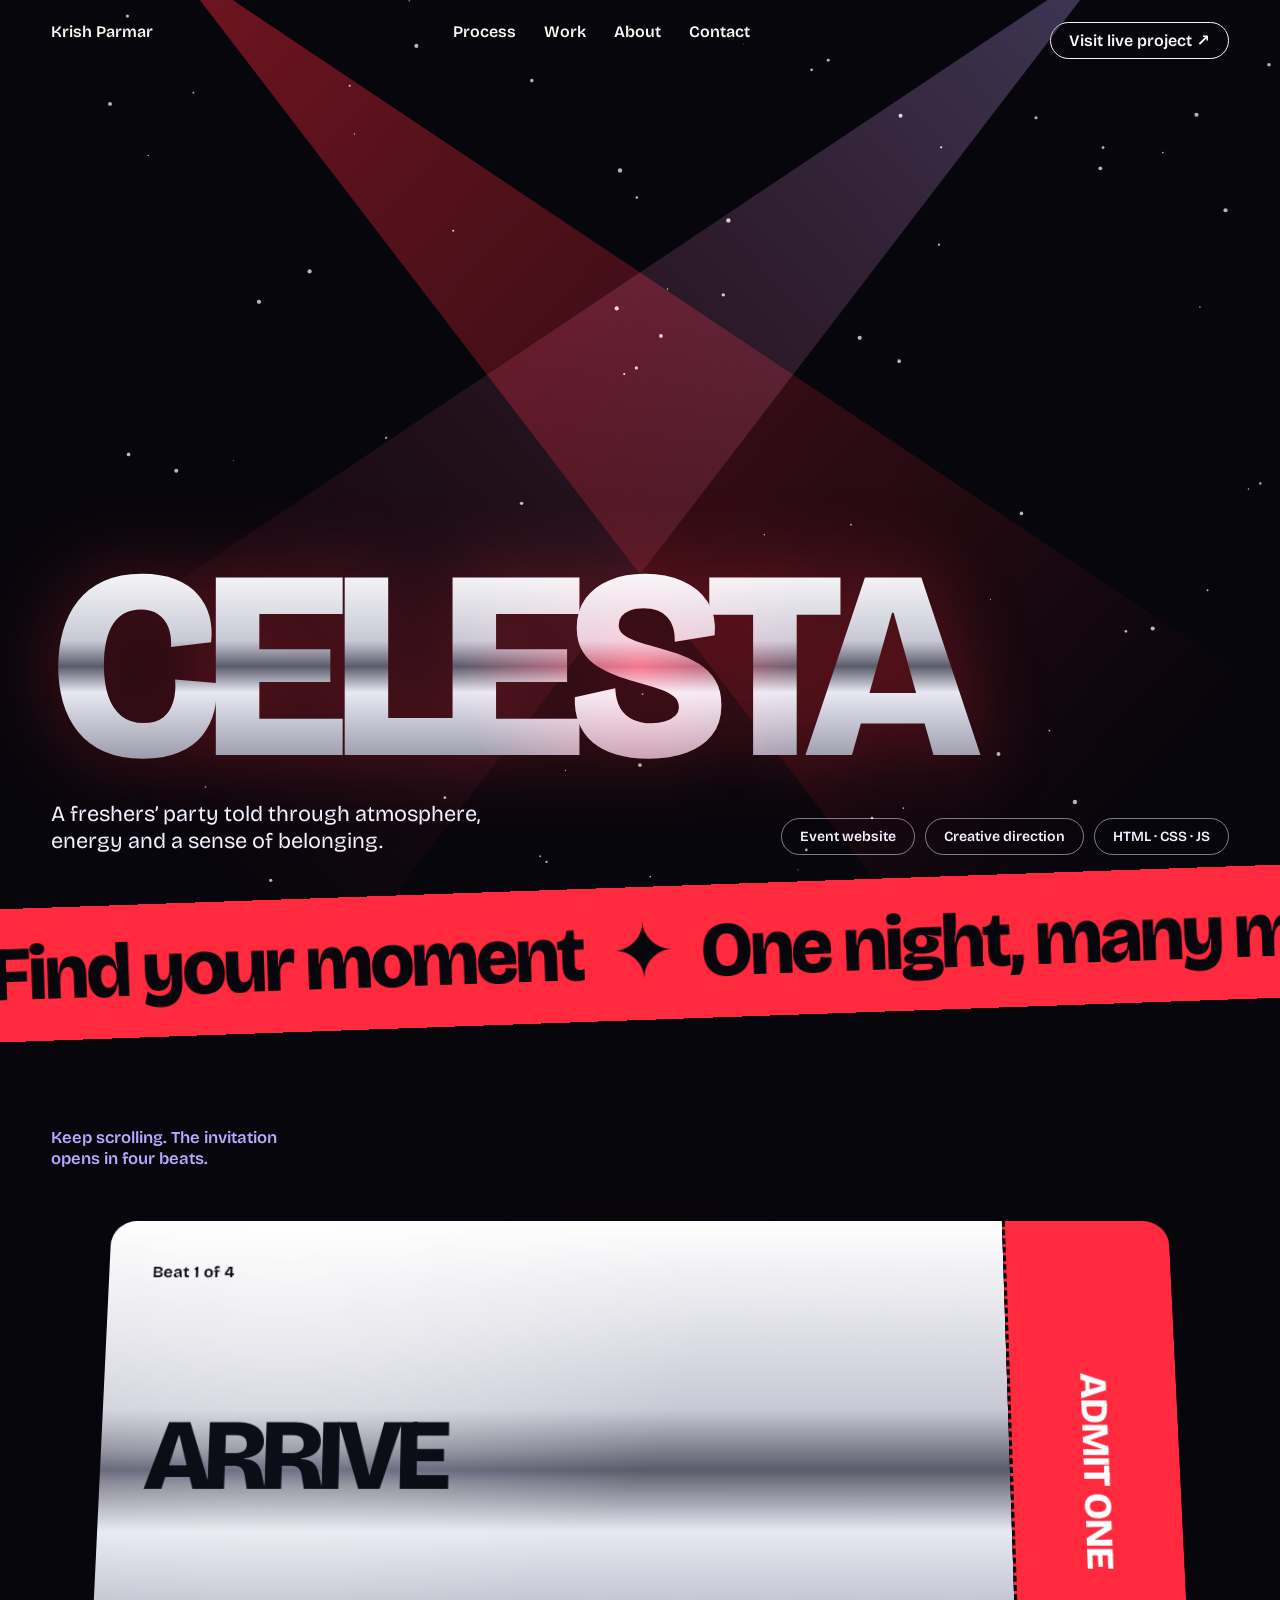
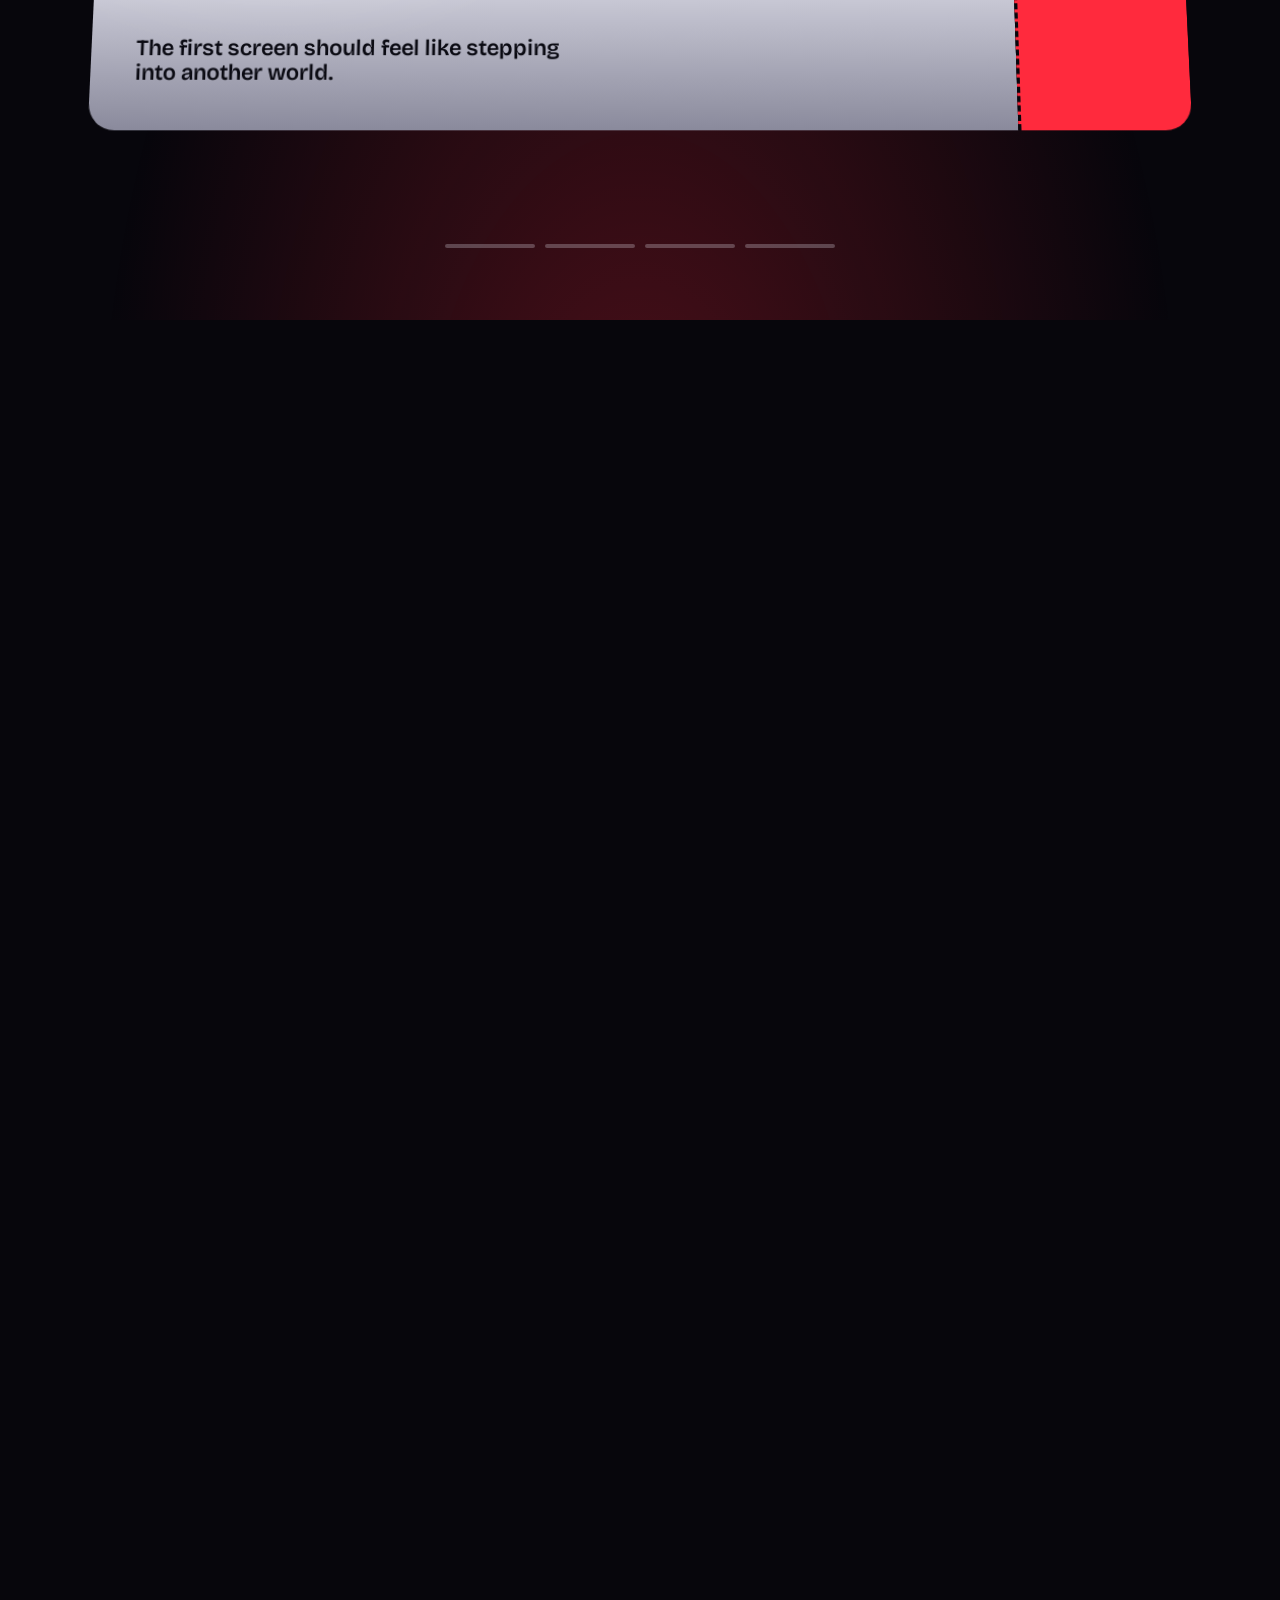
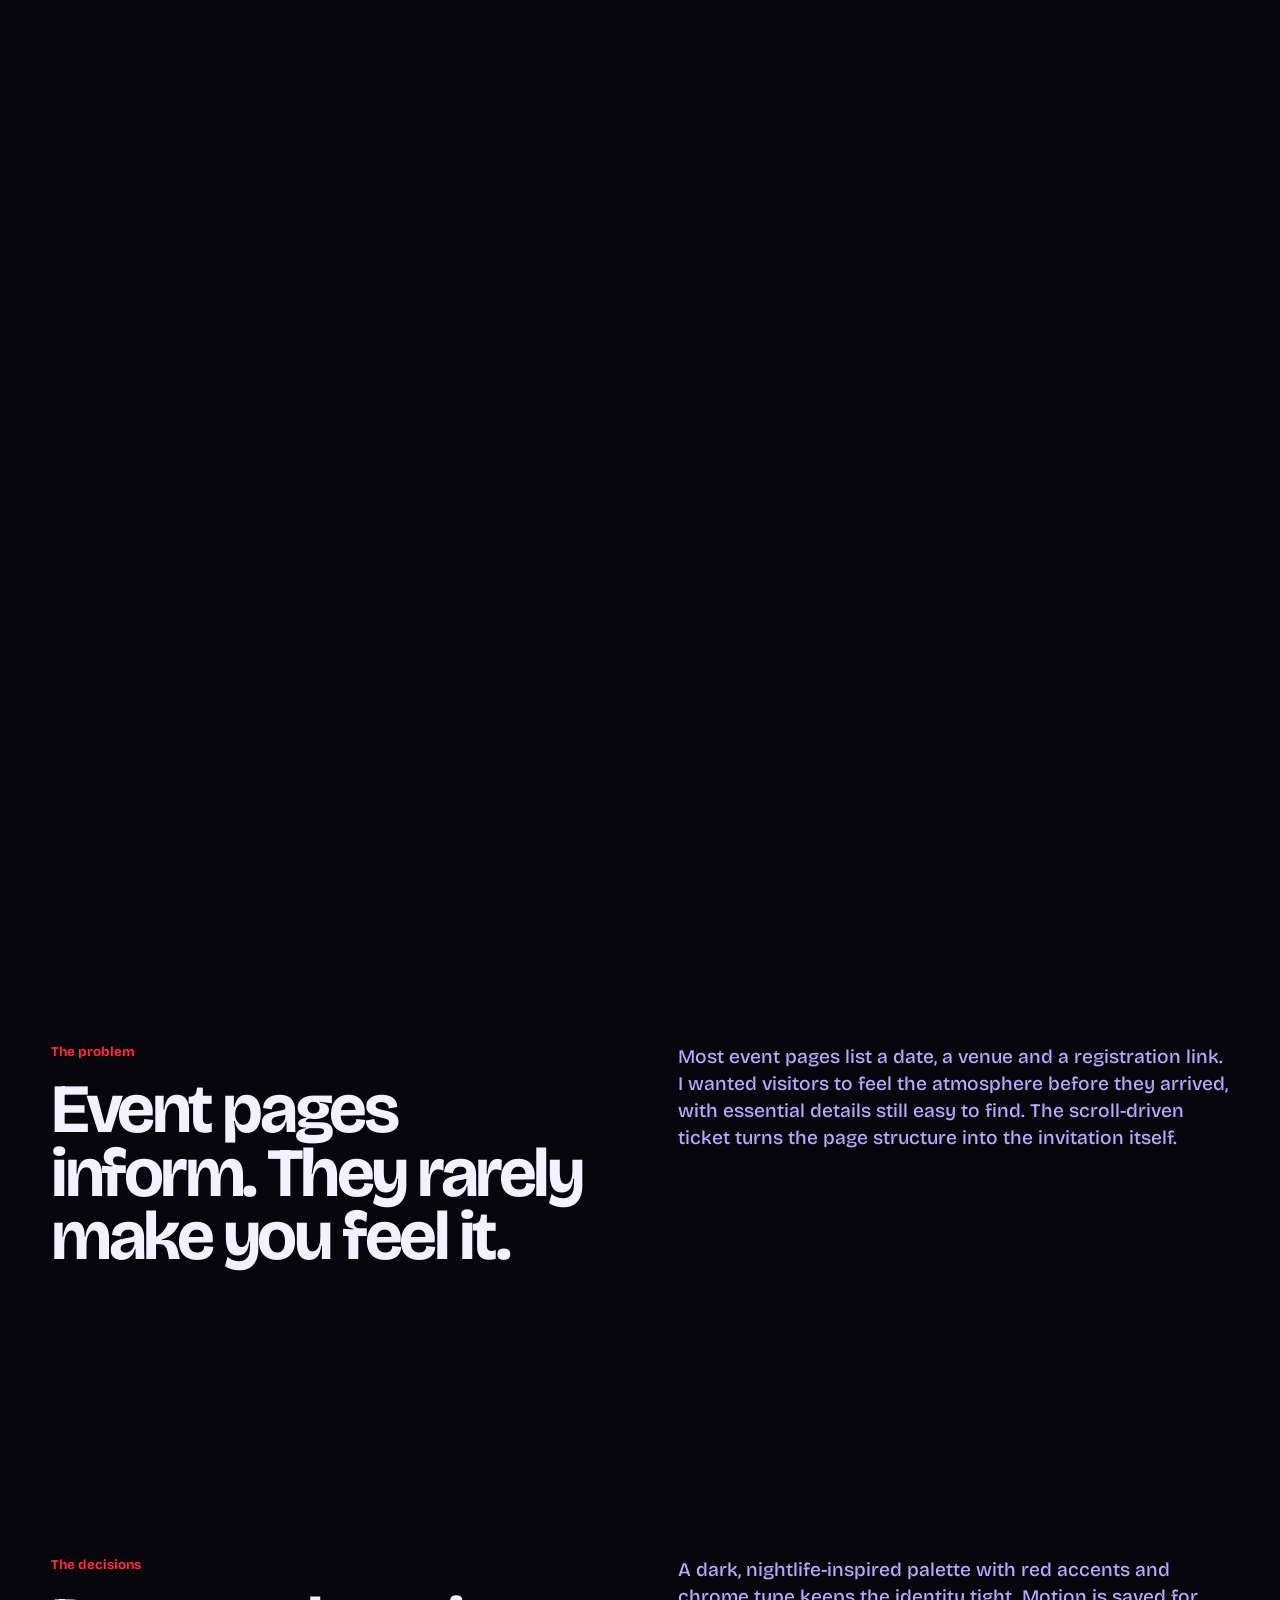
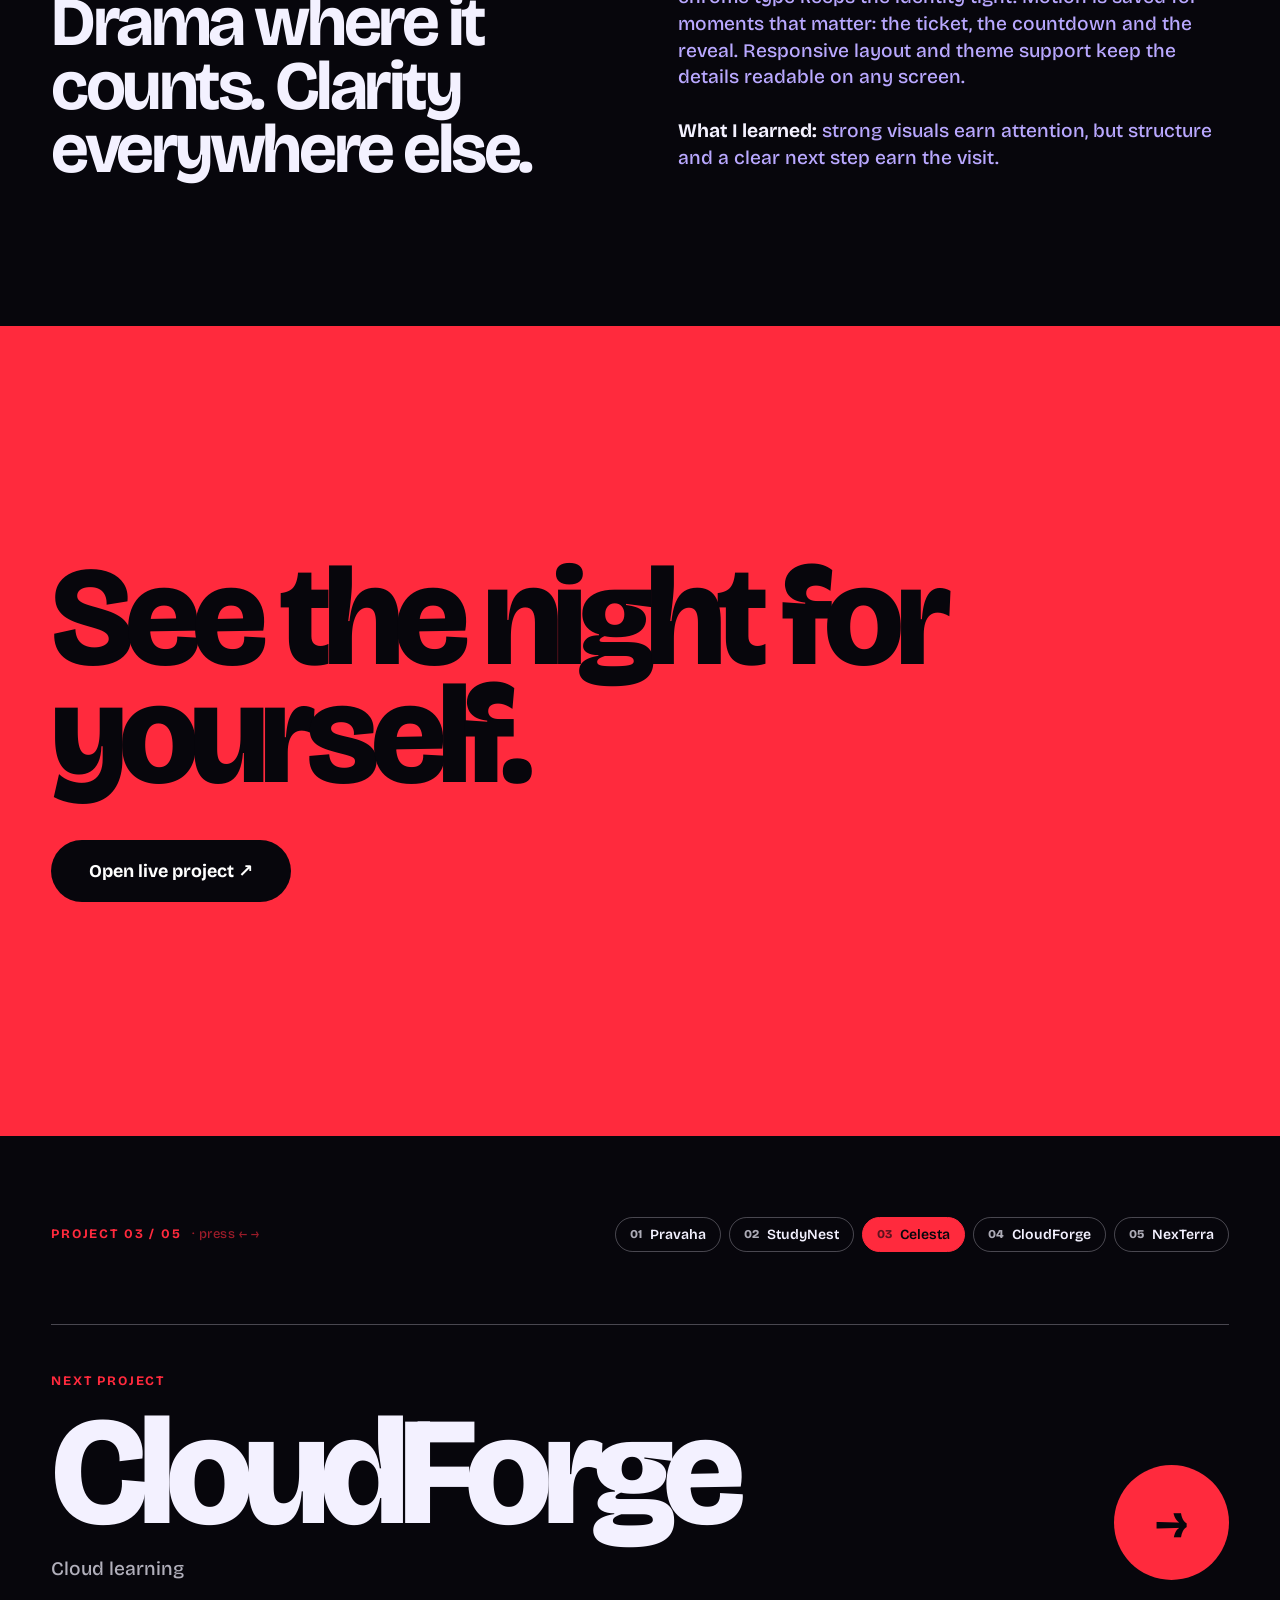
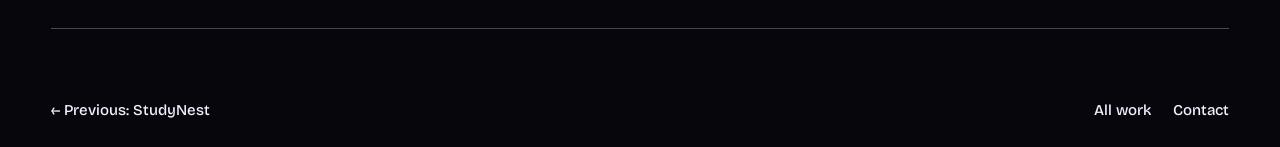
<file: celesta.html>
<!DOCTYPE html>
<html lang="en" data-cursor-theme="celesta">
<head>
<meta charset="UTF-8">
<meta name="viewport" content="width=device-width, initial-scale=1, viewport-fit=cover">
<title>Celesta — Case Study | Krish Parmar</title>
<link rel="preconnect" href="https://fonts.googleapis.com"><link rel="preconnect" href="https://fonts.gstatic.com" crossorigin>
<link href="https://fonts.googleapis.com/css2?family=Bricolage+Grotesque:opsz,wdth,wght@12..96,75..100,200..800&display=swap" rel="stylesheet">
<link rel="stylesheet" href="css/cursor.css">
<style>
:root{--bg:#07060c;--red:#ff2a3d;--ink:#f3f1ff;--lilac:#b9a8ff;--chrome:linear-gradient(180deg,#fff 0%,#c9c9d6 38%,#5b5b6b 50%,#e8e8f2 62%,#8a8a9c 100%)}
*,*::before,*::after{box-sizing:border-box;margin:0;padding:0}
html{scroll-padding-top:env(safe-area-inset-top,0px)}
body{background:var(--bg);color:var(--ink);font-family:'Bricolage Grotesque',system-ui,sans-serif;overflow-x:hidden;-webkit-font-smoothing:antialiased}
a{color:inherit;text-decoration:none}
nav{position:fixed;top:env(safe-area-inset-top,0px);left:0;right:0;display:flex;justify-content:space-between;padding:22px 4vw;z-index:50;font-weight:600;mix-blend-mode:difference;color:#fff}
nav div{display:flex;gap:28px}
nav a:focus-visible,.btn:focus-visible{outline:2px solid var(--red);outline-offset:4px}
.hero{position:relative;height:100svh;min-height:620px;display:flex;flex-direction:column;justify-content:flex-end;padding:0 4vw 5vh;overflow:hidden}
#fx{position:absolute;inset:0;width:100%;height:100%}
.hero h1{position:relative;font-size:clamp(70px,21vw,400px);line-height:.8;letter-spacing:-.06em;font-weight:800;text-transform:uppercase;background:var(--chrome);-webkit-background-clip:text;background-clip:text;color:transparent;filter:drop-shadow(0 0 40px rgba(255,42,61,.35))}
.hero h1::after{content:"Celesta";position:absolute;inset:0;background:radial-gradient(circle 260px at var(--mx,50%) var(--my,50%),rgba(255,42,61,.95),transparent 70%);-webkit-background-clip:text;background-clip:text;color:transparent;mix-blend-mode:screen;pointer-events:none;text-transform:uppercase}
.hero .meta{position:relative;display:flex;justify-content:space-between;align-items:flex-end;gap:24px;margin-top:3vh;flex-wrap:wrap}
.hero p{max-width:32ch;font-size:clamp(16px,1.7vw,26px);line-height:1.25}
.chips{display:flex;gap:10px;flex-wrap:wrap}
.chips span{border:1.5px solid rgba(243,241,255,.5);border-radius:99px;padding:9px 18px;font-weight:600;font-size:14px}
.mq{background:var(--red);color:#07060c;overflow:hidden;white-space:nowrap;padding:1.6vw 0;transform:rotate(-2deg);margin:-1vw -3vw 0;position:relative;z-index:3}
.mq div{display:inline-block;font-size:clamp(34px,6vw,96px);font-weight:800;letter-spacing:-.04em;animation:mq 26s linear infinite}
.mq span{margin:0 2.2vw}
@keyframes mq{to{transform:translateX(-50%)}}
/* ticket */
.tk{height:520vh;position:relative}
.stick{position:sticky;top:0;height:100svh;display:grid;place-items:center;overflow:hidden;perspective:1600px}
.stick::before{content:"";position:absolute;inset:0;background:radial-gradient(ellipse at 50% 120%,rgba(255,42,61,.28),transparent 60%)}
.hint{position:absolute;top:12vh;left:4vw;font-weight:600;color:var(--lilac);font-size:clamp(14px,1.3vw,19px);max-width:22ch;line-height:1.25}
.ticket{position:relative;display:grid;grid-template-columns:1fr 170px;width:min(92vw,1080px);aspect-ratio:2.1/1;min-height:330px;transform-style:preserve-3d;will-change:transform}
.main,.stub{background:var(--chrome);color:#0a0a12;position:relative}
.main{border-radius:26px 0 0 26px;padding:clamp(20px,3.4vw,52px);display:flex;flex-direction:column;justify-content:space-between;overflow:hidden}
.main::after{content:"";position:absolute;inset:0;background:radial-gradient(circle at var(--sx,30%) 0,rgba(255,255,255,.55),transparent 50%);mix-blend-mode:overlay;pointer-events:none}
.stub{border-radius:0 26px 26px 0;background:var(--red);color:#fff;display:flex;align-items:center;justify-content:center;border-left:3px dashed #07060c;transform-origin:0 100%;will-change:transform}
.stub b{writing-mode:vertical-rl;font-size:clamp(20px,3vw,44px);letter-spacing:-.03em;font-weight:800;text-transform:uppercase}
.ch{position:absolute;inset:clamp(20px,3.4vw,52px);display:flex;flex-direction:column;justify-content:space-between;opacity:0;transform:translateY(24px);transition:opacity .5s,transform .6s cubic-bezier(.2,.7,.2,1)}
.ch.on{opacity:1;transform:none}
.ch .n{font-size:clamp(14px,1.3vw,18px);font-weight:700}
.ch h3{font-size:clamp(40px,8vw,128px);line-height:.85;letter-spacing:-.06em;font-weight:800;text-transform:uppercase}
.ch p{font-size:clamp(15px,1.7vw,26px);font-weight:600;max-width:30ch;line-height:1.1}
.bar{position:absolute;bottom:8vh;left:50%;transform:translateX(-50%);display:flex;gap:10px}
.bar i{width:clamp(40px,8vw,90px);height:4px;background:rgba(243,241,255,.25);border-radius:4px;overflow:hidden}
.bar i::after{content:"";display:block;height:100%;width:var(--f,0%);background:var(--red)}
/* copy */
.cp{padding:16vh 4vw;display:grid;grid-template-columns:1fr 1fr;gap:6vw;align-items:start}
.cp h2{font-size:clamp(34px,5.4vw,90px);line-height:.92;letter-spacing:-.05em;font-weight:700}
.cp p{font-size:clamp(16px,1.5vw,22px);line-height:1.4;font-weight:500;color:var(--lilac);max-width:46ch}
.cp small{display:block;margin-bottom:2vh;font-weight:700;color:var(--red)}
.end{min-height:90svh;display:flex;flex-direction:column;justify-content:center;align-items:flex-start;gap:5vh;padding:10vh 4vw;background:var(--red);color:#07060c}
.end h2{font-size:clamp(46px,11vw,200px);line-height:.84;letter-spacing:-.06em;font-weight:800;max-width:11ch}
.btn{display:inline-grid;place-items:center;padding:20px 38px;border-radius:99px;background:#07060c;color:#fff;font-weight:700;font-size:clamp(16px,1.4vw,22px);transition:transform .35s cubic-bezier(.2,.7,.2,1)}
.btn:hover{transform:scale(1.07) rotate(-2deg)}
footer{display:flex;justify-content:space-between;padding:24px 4vw;background:#07060c;font-size:15px}
@media (max-width:760px){.cp{grid-template-columns:1fr}.ticket{grid-template-columns:1fr 84px;aspect-ratio:auto;height:62svh}nav div{gap:14px;font-size:14px}.hint{display:none}}
@media (prefers-reduced-motion:reduce){.mq div{animation:none}.ch{transition:none}}

.nav-pill{border:1.5px solid #fff;border-radius:99px;padding:8px 18px;white-space:nowrap}
@media (max-width:800px){nav>div{display:none}}

/* project footer */
footer.pj{--b:#07060c;--i:#f3f1ff;--a:#ff2a3d;--l:rgba(243,241,255,.28);--ai:#07060c;display:block;position:relative;background:var(--b);color:var(--i);padding:clamp(48px,9vh,110px) 4vw max(28px,env(safe-area-inset-bottom,0px));font-family:'Bricolage Grotesque',system-ui,sans-serif;font-weight:500;-webkit-font-smoothing:antialiased}
footer.pj a{color:inherit;text-decoration:none}
.pj-top{display:flex;justify-content:space-between;align-items:center;gap:20px;flex-wrap:wrap}
.pj-k{font-size:13px;font-weight:700;letter-spacing:.14em;text-transform:uppercase;color:var(--a)}
.pj-steps{display:flex;gap:8px;list-style:none;flex-wrap:wrap;margin:0;padding:0}
footer.pj .pj-steps a{display:flex;align-items:center;gap:8px;padding:8px 14px;border:1.5px solid var(--l);border-radius:99px;font-size:14px;font-weight:600;transition:background .3s,color .3s,border-color .3s}
.pj-steps b{font-weight:800;font-size:12px;opacity:.7}
footer.pj .pj-steps a:hover{border-color:var(--a);color:var(--a)}
footer.pj .pj-steps a[aria-current=page]{background:var(--a);border-color:var(--a);color:var(--ai)}
footer.pj .pj-steps a[aria-current=page] b{opacity:.65}
footer.pj .pj-next{display:grid;grid-template-columns:1fr auto;align-items:end;gap:24px;margin:clamp(36px,8vh,90px) 0;padding:clamp(26px,4vw,48px) 0;border-top:1.5px solid var(--l);border-bottom:1.5px solid var(--l)}
.pj-next small{display:block;margin-bottom:2vh;font-size:13px;font-weight:700;letter-spacing:.14em;text-transform:uppercase;color:var(--a)}
.pj-next strong{display:block;font-size:clamp(46px,12vw,210px);line-height:.85;letter-spacing:-.06em;font-weight:800;transition:color .35s}
.pj-next em{display:block;margin-top:2.2vh;font-style:normal;font-size:clamp(15px,1.5vw,22px);opacity:.72}
.pj-arr{width:clamp(60px,9vw,140px);aspect-ratio:1;border-radius:50%;background:var(--a);color:var(--ai);display:grid;place-items:center;font-size:clamp(26px,4vw,60px);font-weight:700;transition:transform .55s cubic-bezier(.2,.7,.2,1)}
footer.pj .pj-next:hover strong,footer.pj .pj-next:focus-visible strong{color:var(--a)}
.pj-next:hover .pj-arr,.pj-next:focus-visible .pj-arr{transform:translateX(10px) rotate(-45deg)}
.pj-bot{display:flex;justify-content:space-between;gap:16px 28px;flex-wrap:wrap;font-size:15px}
.pj-bot div{display:flex;gap:22px;flex-wrap:wrap}
footer.pj .pj-bot a{transition:color .25s}
footer.pj .pj-bot a:hover{color:var(--a)}
footer.pj a:focus-visible{outline:2px solid var(--a);outline-offset:4px;border-radius:6px}
@media (max-width:700px){footer.pj .pj-steps a:not([aria-current=page]) span{display:none}footer.pj .pj-steps a{padding:8px 12px}.pj-arr{width:56px}}
@media (prefers-reduced-motion:reduce){.pj *{transition:none!important}.pj-next:hover .pj-arr{transform:none}}
</style>
<meta name="theme-color" content="#07060c">
<link rel="icon" href="data:image/svg+xml,%3Csvg xmlns='http://www.w3.org/2000/svg' viewBox='0 0 64 64'%3E%3Crect width='64' height='64' rx='16' fill='%2307060c'/%3E%3Cpath d='M20 16v32M44 16 24 34l20 14' stroke='%23ff2a3d' stroke-width='6' fill='none' stroke-linecap='round' stroke-linejoin='round'/%3E%3C/svg%3E">
<meta name="description" content="Celesta: a freshers’ party site told through atmosphere, motion and a scroll-driven ticket. Case study by Krish Parmar.">
<meta property="og:type" content="website"><meta property="og:site_name" content="Krish Parmar">
<meta property="og:title" content="Celesta — Case Study"><meta property="og:description" content="Celesta: a freshers’ party site told through atmosphere, motion and a scroll-driven ticket. Case study by Krish Parmar.">
<meta name="twitter:card" content="summary">
<link rel="prefetch" href="cloudforge.html">
<style>@view-transition{navigation:auto}
::view-transition-old(root){animation:.3s ease both vt-out}::view-transition-new(root){animation:.5s ease both vt-in}
@keyframes vt-out{to{opacity:0;transform:translateY(-10px)}}@keyframes vt-in{from{opacity:0;transform:translateY(10px)}}
@media (prefers-reduced-motion:reduce){@view-transition{navigation:none}}

.skip{position:fixed;left:12px;top:-80px;z-index:1000;padding:10px 18px;border-radius:99px;background:#ff2a3d;color:#07060c;font:700 14px/1 'Bricolage Grotesque',system-ui,sans-serif;text-decoration:none;transition:top .2s}.skip:focus{top:max(12px,env(safe-area-inset-top,0px))}
.pj-prog{position:fixed;left:0;top:0;height:3px;width:100%;background:#ff2a3d;transform:scaleX(0);transform-origin:0 50%;z-index:300;pointer-events:none}
.pj-hint{display:none;opacity:.6;font-weight:500;letter-spacing:.04em;text-transform:none;margin-left:10px}
@media (hover:hover) and (min-width:900px){.pj-hint{display:inline}}
</style>
</head>
<body><a class="skip" href="#tk">Skip to content</a><div class="pj-prog" aria-hidden="true"></div>
<nav><a href="index.html">Krish Parmar</a><div><a href="index.html#process">Process</a><a href="index.html#work">Work</a><a href="index.html#about">About</a><a href="index.html#contact">Contact</a></div><a class="nav-pill" href="https://celesta-agzd8gzm5-crio14.vercel.app" target="_blank" rel="noopener">Visit live project ↗</a></nav>

<header class="hero">
  <canvas id="fx" aria-hidden="true"></canvas>
  <h1 id="t">Celesta</h1>
  <div class="meta">
    <p>A freshers’ party told through atmosphere, energy and a sense of belonging.</p>
    <div class="chips"><span>Event website</span><span>Creative direction</span><span>HTML · CSS · JS</span></div>
  </div>
</header>

<div class="mq" aria-hidden="true"><div id="mq"><span>Find your moment</span>✦<span>One night, many moments</span>✦<span>Find your moment</span>✦<span>One night, many moments</span>✦<span>Find your moment</span>✦<span>One night, many moments</span>✦</div></div>

<section class="tk" id="tk" tabindex="-1">
  <div class="stick">
    <p class="hint">Keep scrolling. The invitation opens in four beats.</p>
    <div class="ticket" id="ticket">
      <div class="main">
        <div class="ch on"><span class="n">Beat 1 of 4</span><h3>Arrive</h3><p>The first screen should feel like stepping into another world.</p></div>
        <div class="ch"><span class="n">Beat 2 of 4</span><h3>Discover</h3><p>Lineup, dress code and ticket tiers, easy to scan and easy to trust.</p></div>
        <div class="ch"><span class="n">Beat 3 of 4</span><h3>Experience</h3><p>Essentials stay close while attention stays on the night.</p></div>
        <div class="ch"><span class="n">Beat 4 of 4</span><h3>Remember</h3><p>A countdown, a clear next step and an identity worth sharing.</p></div>
      </div>
      <div class="stub" id="stub"><b>Admit one</b></div>
    </div>
    <div class="bar" id="bar"><i></i><i></i><i></i><i></i></div>
  </div>
</section>

<section class="cp">
  <div><small>The problem</small><h2>Event pages inform. They rarely make you feel it.</h2></div>
  <p>Most event pages list a date, a venue and a registration link. I wanted visitors to feel the atmosphere before they arrived, with essential details still easy to find. The scroll-driven ticket turns the page structure into the invitation itself.</p>
</section>

<section class="cp">
  <div><small>The decisions</small><h2>Drama where it counts. Clarity everywhere else.</h2></div>
  <p>A dark, nightlife-inspired palette with red accents and chrome type keeps the identity tight. Motion is saved for moments that matter: the ticket, the countdown and the reveal. Responsive layout and theme support keep the details readable on any screen. <br><br><strong style="color:var(--ink)">What I learned:</strong> strong visuals earn attention, but structure and a clear next step earn the visit.</p>
</section>

<section class="end">
  <h2>See the night for yourself.</h2>
  <a class="btn" href="https://celesta-agzd8gzm5-crio14.vercel.app" target="_blank" rel="noopener">Open live project ↗</a>
</section>
<footer class="pj" aria-label="Project navigation"><div class="pj-top"><span class="pj-k">Project 03 / 05<span class="pj-hint">· press ← →</span></span><ol class="pj-steps"><li><a href="pravaha.html" data-h><b>01</b><span>Pravaha</span></a></li><li><a href="studynest.html" data-h><b>02</b><span>StudyNest</span></a></li><li><a href="celesta.html" aria-current="page" data-h><b>03</b><span>Celesta</span></a></li><li><a href="cloudforge.html" data-h><b>04</b><span>CloudForge</span></a></li><li><a href="nexterra.html" data-h><b>05</b><span>NexTerra</span></a></li></ol></div><a class="pj-next" href="cloudforge.html" data-h data-burst><div><small>Next project</small><strong>CloudForge</strong><em>Cloud learning</em></div><span class="pj-arr" aria-hidden="true">→</span></a><div class="pj-bot"><a href="studynest.html" data-h>← Previous: StudyNest</a><div><a href="index.html#work" data-h>All work</a><a href="index.html#contact" data-h>Contact</a></div></div></footer>

<script>
(function(){
var reduce=matchMedia('(prefers-reduced-motion:reduce)').matches;
var h=document.querySelector('.hero'),t=document.getElementById('t');
var c=document.getElementById('fx'),x=c.getContext('2d'),W,H,m={x:.5,y:.4},tg={x:.5,y:.4},ps=[];
function rs(){W=c.width=h.offsetWidth;H=c.height=h.offsetHeight;ps=[];for(var i=0;i<70;i++)ps.push({x:Math.random()*W,y:Math.random()*H,r:Math.random()*1.8+.4,s:Math.random()*.4+.1})}
rs();addEventListener('resize',rs);
h.addEventListener('pointermove',function(e){var r=h.getBoundingClientRect();tg.x=(e.clientX-r.left)/r.width;tg.y=(e.clientY-r.top)/r.height;var b=t.getBoundingClientRect();t.style.setProperty('--mx',(e.clientX-b.left)+'px');t.style.setProperty('--my',(e.clientY-b.top)+'px')});
function beam(ox,ang,col){var L=H*1.4,w=.17;x.save();x.translate(ox,-20);x.rotate(ang);var g=x.createLinearGradient(0,0,0,L);g.addColorStop(0,col);g.addColorStop(1,'rgba(255,42,61,0)');x.fillStyle=g;x.beginPath();x.moveTo(-6,0);x.lineTo(6,0);x.lineTo(L*w,L);x.lineTo(-L*w,L);x.fill();x.restore()}
var hv=true;if('IntersectionObserver' in window)new IntersectionObserver(function(e){hv=e[0].isIntersecting}).observe(h);
function draw(){if(!hv){if(!reduce)requestAnimationFrame(draw);return}m.x+=(tg.x-m.x)*.06;m.y+=(tg.y-m.y)*.06;x.clearRect(0,0,W,H);x.globalCompositeOperation='lighter';
 var a=Math.atan2(m.x*W-W*.15,m.y*H+60),b=Math.atan2(m.x*W-W*.85,m.y*H+60);
 beam(W*.15,-a,'rgba(255,42,61,.42)');beam(W*.85,-b,'rgba(185,168,255,.3)');
 x.fillStyle='rgba(255,255,255,.7)';ps.forEach(function(p){p.y-=p.s;if(p.y<0)p.y=H;x.beginPath();x.arc(p.x,p.y,p.r,0,6.283);x.fill()});
 x.globalCompositeOperation='source-over';if(!reduce)requestAnimationFrame(draw)}
draw();
var mq=document.getElementById('mq');mq.innerHTML+=mq.innerHTML;
// ticket
var tk=document.getElementById('tk'),tc=document.getElementById('ticket'),st=document.getElementById('stub'),chs=[].slice.call(document.querySelectorAll('.ch')),bars=[].slice.call(document.querySelectorAll('#bar i'));
function sc(){var r=tk.getBoundingClientRect(),p=Math.min(1,Math.max(0,-r.top/(tk.offsetHeight-innerHeight)));
 var i=Math.min(3,Math.floor(p*4));chs.forEach(function(e,k){e.classList.toggle('on',k===i)});
 bars.forEach(function(b,k){b.style.setProperty('--f',Math.min(1,Math.max(0,p*4-k))*100+'%')});
 var tear=Math.min(1,Math.max(0,(p-.86)/.14));
 tc.style.transform='rotateY('+(Math.sin(p*Math.PI*4)*10)+'deg) rotateX('+(8-p*8)+'deg) translateX('+(-tear*60)+'px)';
 tc.style.setProperty('--sx',(20+p*60)+'%');
 st.style.transform='translateX('+(tear*90)+'px) rotate('+(tear*18)+'deg)';st.style.opacity=1-tear*.25}
if(!reduce){addEventListener('scroll',sc,{passive:true});sc()}else{chs.forEach(function(e){e.classList.add('on');e.style.position='static'})}
})();
</script>
<script src="js/cursor.js"></script>
<script>
(function(){
var b=document.querySelector('.pj-prog'),f=document.querySelector('footer.pj'),on=false;
if(b){var t=0;function u(){t=0;var h=document.documentElement.scrollHeight-innerHeight;b.style.transform='scaleX('+(h>0?Math.min(1,Math.max(0,scrollY/h)):0)+')'}
 addEventListener('scroll',function(){if(!t)t=requestAnimationFrame(u)},{passive:true});addEventListener('resize',u);u()}
if(f&&'IntersectionObserver' in window){new IntersectionObserver(function(e){on=e[0].isIntersecting},{threshold:.25}).observe(f)}
addEventListener('keydown',function(e){
 if(!on||e.altKey||e.ctrlKey||e.metaKey||e.shiftKey)return;
 var el=e.target;if(el&&(/^(INPUT|TEXTAREA|SELECT)$/.test(el.tagName)||el.isContentEditable))return;
 var a=e.key==='ArrowRight'?document.querySelector('.pj-next'):e.key==='ArrowLeft'?document.querySelector('.pj-bot>a:first-child'):null;
 if(a){e.preventDefault();location.href=a.getAttribute('href')}});
})();
</script>
</body>
</html>
</file>
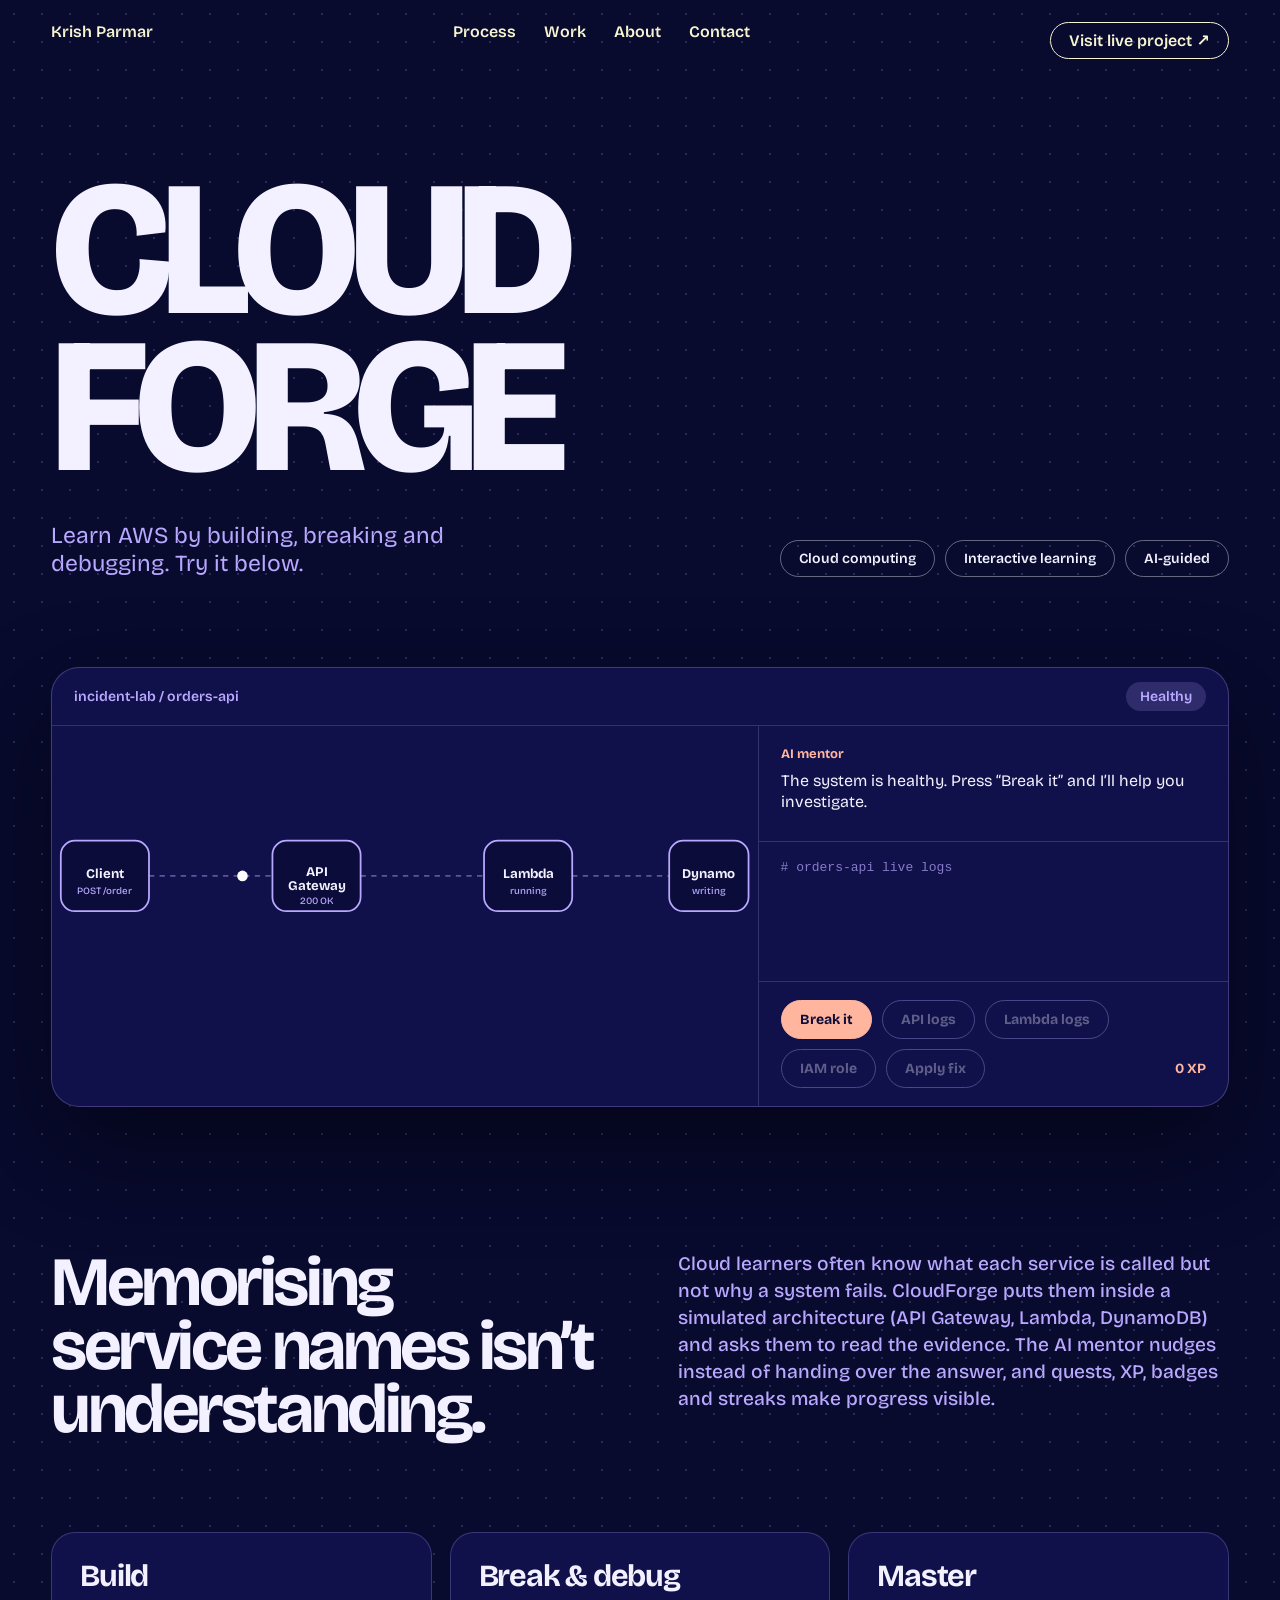
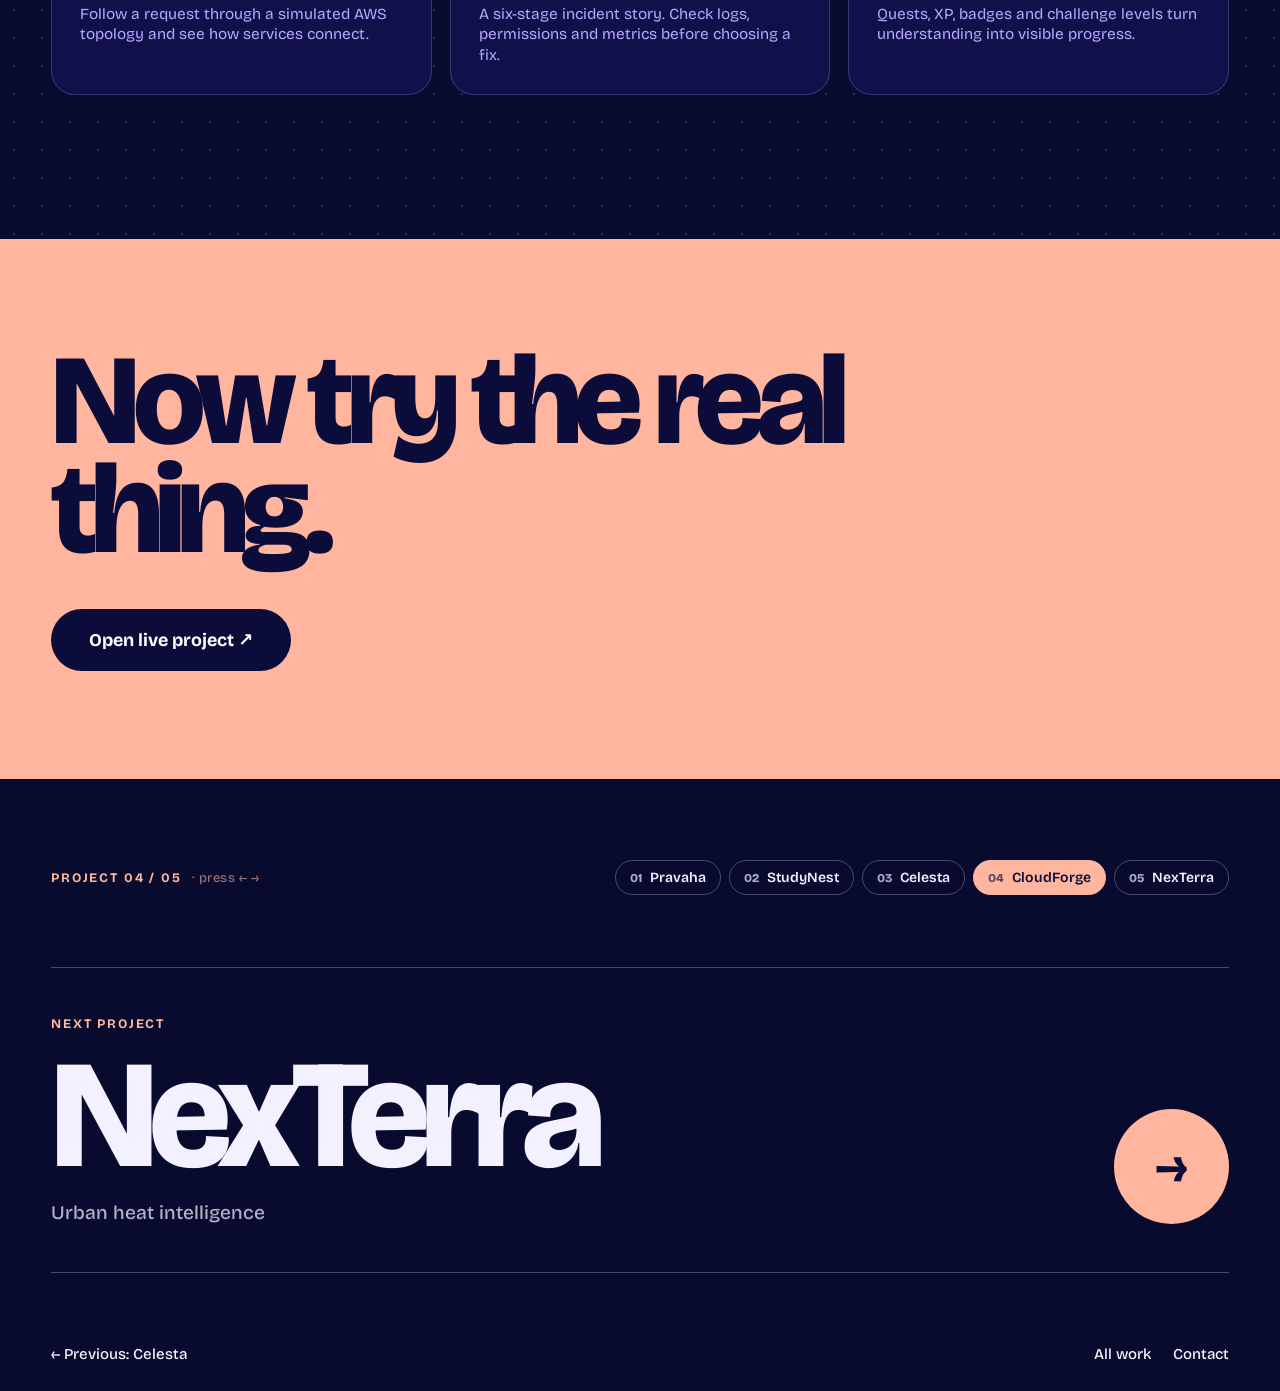
<file: cloudforge.html>
<!DOCTYPE html>
<html lang="en" data-cursor-theme="cloudforge">
<head>
<meta charset="UTF-8">
<meta name="viewport" content="width=device-width, initial-scale=1, viewport-fit=cover">
<title>CloudForge — Case Study | Krish Parmar</title>
<link rel="preconnect" href="https://fonts.googleapis.com"><link rel="preconnect" href="https://fonts.gstatic.com" crossorigin>
<link href="https://fonts.googleapis.com/css2?family=Bricolage+Grotesque:opsz,wdth,wght@12..96,75..100,200..800&display=swap" rel="stylesheet">
<link rel="stylesheet" href="css/cursor.css">
<style>
:root{--bg:#080a2e;--panel:#10114a;--ink:#f3f1ff;--lilac:#b9a8ff;--peach:#ffb59e;--bad:#ff5d8f;--blue:#2a2cff}
*,*::before,*::after{box-sizing:border-box;margin:0;padding:0}
html{scroll-padding-top:env(safe-area-inset-top,0px)}
body{background:var(--bg);color:var(--ink);font-family:'Bricolage Grotesque',system-ui,sans-serif;overflow-x:hidden;-webkit-font-smoothing:antialiased;background-image:radial-gradient(rgba(185,168,255,.2) 1px,transparent 1.5px);background-size:28px 28px}
a{color:inherit;text-decoration:none}
nav{position:fixed;top:env(safe-area-inset-top,0px);left:0;right:0;display:flex;justify-content:space-between;padding:22px 4vw;z-index:50;font-weight:600;mix-blend-mode:difference;color:#fff}
nav div{display:flex;gap:28px}
button:focus-visible,a:focus-visible{outline:2px solid var(--peach);outline-offset:3px}
.hero{padding:19vh 4vw 6vh}
.hero h1{font-size:clamp(56px,15vw,270px);line-height:.82;letter-spacing:-.06em;font-weight:800;text-transform:uppercase}
.hero h1 span{display:inline-block;transition:transform .5s cubic-bezier(.2,.7,.2,1),color .3s}
.hero h1 span:hover{transform:translateY(-.08em) rotate(-4deg);color:var(--peach)}
.hero .row{display:flex;justify-content:space-between;align-items:flex-end;gap:24px;flex-wrap:wrap;margin-top:4vh}
.hero p{max-width:34ch;font-size:clamp(17px,1.8vw,28px);line-height:1.2;color:var(--lilac)}
.chips{display:flex;gap:10px;flex-wrap:wrap}
.chips span{border:1.5px solid rgba(243,241,255,.4);border-radius:99px;padding:9px 18px;font-weight:600;font-size:14px}
/* lab */
.lab{margin:4vh 4vw 0;background:var(--panel);border:1px solid rgba(185,168,255,.28);border-radius:28px;overflow:hidden;box-shadow:0 40px 100px rgba(0,0,0,.45)}
.top{display:flex;justify-content:space-between;align-items:center;padding:14px 22px;border-bottom:1px solid rgba(185,168,255,.2);font-weight:600;font-size:14px;color:var(--lilac)}
.state{padding:6px 14px;border-radius:99px;background:rgba(185,168,255,.18);transition:background .4s,color .4s}
.state.bad{background:var(--bad);color:#fff}
.grid{display:grid;grid-template-columns:1.5fr 1fr}
svg{width:100%;display:block}
.nd rect{fill:#0b0c3a;stroke:var(--lilac);stroke-width:2;transition:stroke .4s,fill .4s}
.nd text{fill:var(--ink);font-weight:700;font-size:15px;text-anchor:middle;font-family:inherit}
.nd .s{font-size:11px;font-weight:500;fill:var(--lilac)}
.nd.bad rect{stroke:var(--bad);fill:#3a0b24}
.nd.bad .s{fill:var(--bad)}
.ln{stroke:rgba(185,168,255,.45);stroke-width:2;stroke-dasharray:6 6;fill:none;transition:stroke .4s}
.ln.bad{stroke:var(--bad)}
.side{border-left:1px solid rgba(185,168,255,.2);display:flex;flex-direction:column;min-height:380px}
.mentor{padding:20px 22px;border-bottom:1px solid rgba(185,168,255,.2);font-size:clamp(15px,1.25vw,18px);line-height:1.35;min-height:116px}
.mentor b{display:block;margin-bottom:6px;color:var(--peach);font-size:13px}
.term{flex:1;padding:16px 22px;font:500 13px/1.55 ui-monospace,Menlo,Consolas,monospace;color:#cfc8ff;overflow:auto;max-height:230px}
.term .e{color:var(--bad)}.term .o{color:#9dffcf}.term .c{color:var(--lilac);opacity:.7}
.ctl{display:flex;flex-wrap:wrap;gap:10px;padding:18px 22px;border-top:1px solid rgba(185,168,255,.2);align-items:center}
button{font:inherit;font-weight:700;font-size:14px;border:1.5px solid var(--lilac);background:transparent;color:var(--ink);border-radius:99px;padding:10px 18px;cursor:pointer;transition:background .25s,color .25s,transform .25s}
button:hover:not(:disabled){background:var(--lilac);color:#0b0c3a;transform:translateY(-2px)}
button:disabled{opacity:.35;cursor:not-allowed}
button.go{background:var(--peach);border-color:var(--peach);color:#0b0c3a}
button.done{background:var(--lilac);color:#0b0c3a}
.xp{margin-left:auto;font-weight:700;color:var(--peach);font-size:14px}
.badge{display:none;margin:0 22px 18px;padding:12px 16px;border-radius:16px;background:var(--peach);color:#0b0c3a;font-weight:700}
.badge.on{display:block;animation:pop .6s cubic-bezier(.2,1.4,.4,1)}
@keyframes pop{from{transform:scale(.7);opacity:0}}
.sec{padding:16vh 4vw 0;display:grid;grid-template-columns:1fr 1fr;gap:6vw;align-items:start}
.sec h2{font-size:clamp(34px,5.4vw,90px);line-height:.92;letter-spacing:-.05em;font-weight:700}
.sec p{font-size:clamp(16px,1.5vw,22px);line-height:1.4;color:var(--lilac);max-width:46ch;font-weight:500}
.loop{padding:10vh 4vw 0;display:grid;grid-template-columns:repeat(3,1fr);gap:18px}
.loop article{background:var(--panel);border:1px solid rgba(185,168,255,.25);border-radius:24px;padding:28px;transition:transform .4s cubic-bezier(.2,.7,.2,1),border-color .3s}
.loop article:hover{transform:translateY(-10px) rotate(-1deg);border-color:var(--peach)}
.loop h3{font-size:clamp(22px,2.4vw,36px);letter-spacing:-.04em;line-height:1}
.loop p{margin-top:12px;color:var(--lilac);line-height:1.35;font-size:clamp(14px,1.2vw,17px)}
.end{margin-top:16vh;padding:12vh 4vw;background:var(--peach);color:#0b0c3a}
.end h2{font-size:clamp(44px,10vw,180px);line-height:.85;letter-spacing:-.06em;font-weight:800;max-width:12ch}
.end a{display:inline-block;margin-top:5vh;padding:20px 38px;border-radius:99px;background:#0b0c3a;color:#fff;font-weight:700;font-size:clamp(16px,1.4vw,22px);transition:transform .35s cubic-bezier(.2,.7,.2,1)}
.end a:hover{transform:scale(1.07) rotate(-2deg)}
footer{display:flex;justify-content:space-between;padding:24px 4vw;font-size:15px;background:#080a2e}
@media (max-width:820px){.grid,.sec,.loop{grid-template-columns:1fr}.side{border-left:0;border-top:1px solid rgba(185,168,255,.2)}nav div{gap:14px;font-size:14px}}
@media (prefers-reduced-motion:reduce){*{animation:none!important;transition:none!important}}

.nav-pill{border:1.5px solid #fff;border-radius:99px;padding:8px 18px;white-space:nowrap}
@media (max-width:800px){nav>div{display:none}}

/* project footer */
footer.pj{--b:#080a2e;--i:#f3f1ff;--a:#ffb59e;--l:rgba(243,241,255,.28);--ai:#0b0c3a;display:block;position:relative;background:var(--b);color:var(--i);padding:clamp(48px,9vh,110px) 4vw max(28px,env(safe-area-inset-bottom,0px));font-family:'Bricolage Grotesque',system-ui,sans-serif;font-weight:500;-webkit-font-smoothing:antialiased}
footer.pj a{color:inherit;text-decoration:none}
.pj-top{display:flex;justify-content:space-between;align-items:center;gap:20px;flex-wrap:wrap}
.pj-k{font-size:13px;font-weight:700;letter-spacing:.14em;text-transform:uppercase;color:var(--a)}
.pj-steps{display:flex;gap:8px;list-style:none;flex-wrap:wrap;margin:0;padding:0}
footer.pj .pj-steps a{display:flex;align-items:center;gap:8px;padding:8px 14px;border:1.5px solid var(--l);border-radius:99px;font-size:14px;font-weight:600;transition:background .3s,color .3s,border-color .3s}
.pj-steps b{font-weight:800;font-size:12px;opacity:.7}
footer.pj .pj-steps a:hover{border-color:var(--a);color:var(--a)}
footer.pj .pj-steps a[aria-current=page]{background:var(--a);border-color:var(--a);color:var(--ai)}
footer.pj .pj-steps a[aria-current=page] b{opacity:.65}
footer.pj .pj-next{display:grid;grid-template-columns:1fr auto;align-items:end;gap:24px;margin:clamp(36px,8vh,90px) 0;padding:clamp(26px,4vw,48px) 0;border-top:1.5px solid var(--l);border-bottom:1.5px solid var(--l)}
.pj-next small{display:block;margin-bottom:2vh;font-size:13px;font-weight:700;letter-spacing:.14em;text-transform:uppercase;color:var(--a)}
.pj-next strong{display:block;font-size:clamp(46px,12vw,210px);line-height:.85;letter-spacing:-.06em;font-weight:800;transition:color .35s}
.pj-next em{display:block;margin-top:2.2vh;font-style:normal;font-size:clamp(15px,1.5vw,22px);opacity:.72}
.pj-arr{width:clamp(60px,9vw,140px);aspect-ratio:1;border-radius:50%;background:var(--a);color:var(--ai);display:grid;place-items:center;font-size:clamp(26px,4vw,60px);font-weight:700;transition:transform .55s cubic-bezier(.2,.7,.2,1)}
footer.pj .pj-next:hover strong,footer.pj .pj-next:focus-visible strong{color:var(--a)}
.pj-next:hover .pj-arr,.pj-next:focus-visible .pj-arr{transform:translateX(10px) rotate(-45deg)}
.pj-bot{display:flex;justify-content:space-between;gap:16px 28px;flex-wrap:wrap;font-size:15px}
.pj-bot div{display:flex;gap:22px;flex-wrap:wrap}
footer.pj .pj-bot a{transition:color .25s}
footer.pj .pj-bot a:hover{color:var(--a)}
footer.pj a:focus-visible{outline:2px solid var(--a);outline-offset:4px;border-radius:6px}
@media (max-width:700px){footer.pj .pj-steps a:not([aria-current=page]) span{display:none}footer.pj .pj-steps a{padding:8px 12px}.pj-arr{width:56px}}
@media (prefers-reduced-motion:reduce){.pj *{transition:none!important}.pj-next:hover .pj-arr{transform:none}}
</style>
<meta name="theme-color" content="#080a2e">
<link rel="icon" href="data:image/svg+xml,%3Csvg xmlns='http://www.w3.org/2000/svg' viewBox='0 0 64 64'%3E%3Crect width='64' height='64' rx='16' fill='%23080a2e'/%3E%3Cpath d='M20 16v32M44 16 24 34l20 14' stroke='%23ffb59e' stroke-width='6' fill='none' stroke-linecap='round' stroke-linejoin='round'/%3E%3C/svg%3E">
<meta name="description" content="CloudForge: learn AWS by building, breaking and debugging in an interactive incident lab. Case study by Krish Parmar.">
<meta property="og:type" content="website"><meta property="og:site_name" content="Krish Parmar">
<meta property="og:title" content="CloudForge — Case Study"><meta property="og:description" content="CloudForge: learn AWS by building, breaking and debugging in an interactive incident lab. Case study by Krish Parmar.">
<meta name="twitter:card" content="summary">
<link rel="prefetch" href="nexterra.html">
<style>@view-transition{navigation:auto}
::view-transition-old(root){animation:.3s ease both vt-out}::view-transition-new(root){animation:.5s ease both vt-in}
@keyframes vt-out{to{opacity:0;transform:translateY(-10px)}}@keyframes vt-in{from{opacity:0;transform:translateY(10px)}}
@media (prefers-reduced-motion:reduce){@view-transition{navigation:none}}

.skip{position:fixed;left:12px;top:-80px;z-index:1000;padding:10px 18px;border-radius:99px;background:#ffb59e;color:#080a2e;font:700 14px/1 'Bricolage Grotesque',system-ui,sans-serif;text-decoration:none;transition:top .2s}.skip:focus{top:max(12px,env(safe-area-inset-top,0px))}
.pj-prog{position:fixed;left:0;top:0;height:3px;width:100%;background:#ffb59e;transform:scaleX(0);transform-origin:0 50%;z-index:300;pointer-events:none}
.pj-hint{display:none;opacity:.6;font-weight:500;letter-spacing:.04em;text-transform:none;margin-left:10px}
@media (hover:hover) and (min-width:900px){.pj-hint{display:inline}}
</style>
</head>
<body><a class="skip" href="#main">Skip to content</a><div class="pj-prog" aria-hidden="true"></div>
<nav><a href="index.html">Krish Parmar</a><div><a href="index.html#process">Process</a><a href="index.html#work">Work</a><a href="index.html#about">About</a><a href="index.html#contact">Contact</a></div><a class="nav-pill" href="https://cloud-forge-umber.vercel.app/" target="_blank" rel="noopener">Visit live project ↗</a></nav>

<header class="hero">
  <h1 aria-label="CloudForge"><span>Cloud</span><br><span>Forge</span></h1>
  <div class="row">
    <p>Learn AWS by building, breaking and debugging. Try it below.</p>
    <div class="chips"><span>Cloud computing</span><span>Interactive learning</span><span>AI-guided</span></div>
  </div>
</header>

<section class="lab" aria-label="Interactive incident lab" id="main" tabindex="-1">
  <div class="top"><span>incident-lab / orders-api</span><span class="state" id="state">Healthy</span></div>
  <div class="grid">
    <svg viewBox="0 0 800 340" id="map" role="img" aria-label="Request path from client through API Gateway and Lambda to DynamoDB">
      <path class="ln" id="l1" d="M110 170H250"/><path class="ln" id="l2" d="M350 170H490"/><path class="ln" id="l3" d="M590 170H700"/>
      <g class="nd" transform="translate(10,130)"><rect width="100" height="80" rx="16"/><text x="50" y="42">Client</text><text class="s" x="50" y="60">POST /order</text></g>
      <g class="nd" id="n1" transform="translate(250,130)"><rect width="100" height="80" rx="16"/><text x="50" y="40">API</text><text x="50" y="56">Gateway</text><text class="s" x="50" y="72">200 OK</text></g>
      <g class="nd" id="n2" transform="translate(490,130)"><rect width="100" height="80" rx="16"/><text x="50" y="42">Lambda</text><text class="s" id="s2" x="50" y="60">running</text></g>
      <g class="nd" id="n3" transform="translate(700,130)"><rect width="90" height="80" rx="16"/><text x="45" y="42">Dynamo</text><text class="s" id="s3" x="45" y="60">writing</text></g>
      <g id="pk"></g>
    </svg>
    <div class="side">
      <div class="mentor" id="mentor"><b>AI mentor</b>The system is healthy. Press “Break it” and I’ll help you investigate.</div>
      <div class="term" id="term"><span class="c"># orders-api live logs</span></div>
      <div class="ctl" id="ctl">
        <button class="go" id="brk">Break it</button>
        <button data-ev="gw" disabled>API logs</button>
        <button data-ev="fn" disabled>Lambda logs</button>
        <button data-ev="iam" disabled>IAM role</button>
        <button id="fix" disabled>Apply fix</button>
        <span class="xp" id="xp">0 XP</span>
      </div>
      <div class="badge" id="badge">Badge unlocked: Permission Detective · +120 XP</div>
    </div>
  </div>
</section>

<section class="sec">
  <h2>Memorising service names isn’t understanding.</h2>
  <p>Cloud learners often know what each service is called but not why a system fails. CloudForge puts them inside a simulated architecture (API Gateway, Lambda, DynamoDB) and asks them to read the evidence. The AI mentor nudges instead of handing over the answer, and quests, XP, badges and streaks make progress visible.</p>
</section>

<section class="loop">
  <article><h3>Build</h3><p>Follow a request through a simulated AWS topology and see how services connect.</p></article>
  <article><h3>Break &amp; debug</h3><p>A six-stage incident story. Check logs, permissions and metrics before choosing a fix.</p></article>
  <article><h3>Master</h3><p>Quests, XP, badges and challenge levels turn understanding into visible progress.</p></article>
</section>

<section class="end">
  <h2>Now try the real thing.</h2>
  <a href="https://cloud-forge-umber.vercel.app/" target="_blank" rel="noopener">Open live project ↗</a>
</section>
<footer class="pj" aria-label="Project navigation"><div class="pj-top"><span class="pj-k">Project 04 / 05<span class="pj-hint">· press ← →</span></span><ol class="pj-steps"><li><a href="pravaha.html" data-h><b>01</b><span>Pravaha</span></a></li><li><a href="studynest.html" data-h><b>02</b><span>StudyNest</span></a></li><li><a href="celesta.html" data-h><b>03</b><span>Celesta</span></a></li><li><a href="cloudforge.html" aria-current="page" data-h><b>04</b><span>CloudForge</span></a></li><li><a href="nexterra.html" data-h><b>05</b><span>NexTerra</span></a></li></ol></div><a class="pj-next" href="nexterra.html" data-h data-burst><div><small>Next project</small><strong>NexTerra</strong><em>Urban heat intelligence</em></div><span class="pj-arr" aria-hidden="true">→</span></a><div class="pj-bot"><a href="celesta.html" data-h>← Previous: Celesta</a><div><a href="index.html#work" data-h>All work</a><a href="index.html#contact" data-h>Contact</a></div></div></footer>

<script>
(function(){
var reduce=matchMedia('(prefers-reduced-motion:reduce)').matches;
var $=function(i){return document.getElementById(i)},pk=$('pk'),NS='http://www.w3.org/2000/svg',broken=false,seen={},xp=0;
var term=$('term'),mentor=$('mentor'),state=$('state');
function log(t,c){var d=document.createElement('div');if(c)d.className=c;d.textContent=t;term.appendChild(d);term.scrollTop=1e5}
function say(t){mentor.innerHTML='<b>AI mentor</b>'+t}
function btn(s){return document.querySelector(s)}
var ev=document.querySelectorAll('[data-ev]');
function setEv(on){ev.forEach(function(b){b.disabled=!on})}
// packets: x positions along the path
var segs=[[110,250],[350,490],[590,700]],P=[];
function spawn(){var c=document.createElementNS(NS,'circle');c.setAttribute('r',6);c.setAttribute('cy',170);c.setAttribute('fill','#fff');pk.appendChild(c);P.push({c:c,x:60,dead:0})}
function tick(){
 P.forEach(function(p){
  if(p.dead){p.dead+=1;p.c.setAttribute('r',6+p.dead*.5);p.c.setAttribute('opacity',Math.max(0,1-p.dead/18));return}
  var sp=2.6;p.x+=sp;
  if(broken&&p.x>600){p.dead=1;p.c.setAttribute('fill','#ff5d8f')}
  p.c.setAttribute('cx',p.x);
  if(p.x>740)p.gone=1});
 P=P.filter(function(p){if(p.gone||p.dead>18){pk.removeChild(p.c);return false}return true});
 if(!reduce)requestAnimationFrame(tick)}
var n=0;if(!reduce){var vis=true;if('IntersectionObserver' in window)new IntersectionObserver(function(e){vis=e[0].isIntersecting}).observe($('map'));setInterval(function(){if(!document.hidden&&vis)spawn()},700);tick()}
function mark(id,bad){var e=$(id);if(e)e.classList.toggle('bad',bad)}
$('brk').addEventListener('click',function(){
 broken=true;seen={};this.disabled=true;setEv(true);$('fix').disabled=true;$('badge').classList.remove('on');
 mark('n3',true);mark('l3',true);state.textContent='Incident';state.classList.add('bad');$('s3').textContent='no writes';
 log('ERROR  PutItem failed on orders','e');log('Incident: orders are not being saved.','e');
 say('Orders stopped saving, but the client still sees success. Where would you look first?');
});
var info={
 gw:['API logs: every request returns 200 OK.','o','Good evidence. The gateway is fine, so the failure is further in. Keep following the request.'],
 fn:['Lambda logs: AccessDeniedException. Role is not authorized to perform dynamodb:PutItem.','e','That message names an action and a role. What does that role currently allow?'],
 iam:['IAM role policy: allows logs:* only. No dynamodb actions.','e','There’s your gap. Compare what the function does with what its role may do.']
};
document.querySelectorAll('[data-ev]').forEach(function(b){b.addEventListener('click',function(){
 var k=b.dataset.ev,i=info[k];seen[k]=1;b.classList.add('done');log(i[0],i[1]);say(i[2]);
 if(k==='gw')mark('n1',false);if(k==='fn'){mark('n2',true);$('s2').textContent='denied'}
 if(seen.fn&&seen.iam){$('fix').disabled=false;say('You have the evidence: the role lacks dynamodb:PutItem. Apply the fix when you’re ready.')}
})});
$('fix').addEventListener('click',function(){
 broken=false;this.disabled=true;setEv(false);document.querySelectorAll('[data-ev]').forEach(function(b){b.classList.remove('done')});
 ['n2','n3','l3'].forEach(function(i){mark(i,false)});$('s2').textContent='running';$('s3').textContent='writing';
 state.textContent='Healthy';state.classList.remove('bad');log('POLICY  added dynamodb:PutItem to role','o');log('OK  orders are saving again','o');
 xp+=120;$('xp').textContent=xp+' XP';$('badge').classList.add('on');say('Fixed by reading the evidence, not guessing. Break it again for a new run.');
 var b=$('brk');b.disabled=false;b.textContent='Break it again'});
})();
</script>
<script src="js/cursor.js"></script>
<script>
(function(){
var b=document.querySelector('.pj-prog'),f=document.querySelector('footer.pj'),on=false;
if(b){var t=0;function u(){t=0;var h=document.documentElement.scrollHeight-innerHeight;b.style.transform='scaleX('+(h>0?Math.min(1,Math.max(0,scrollY/h)):0)+')'}
 addEventListener('scroll',function(){if(!t)t=requestAnimationFrame(u)},{passive:true});addEventListener('resize',u);u()}
if(f&&'IntersectionObserver' in window){new IntersectionObserver(function(e){on=e[0].isIntersecting},{threshold:.25}).observe(f)}
addEventListener('keydown',function(e){
 if(!on||e.altKey||e.ctrlKey||e.metaKey||e.shiftKey)return;
 var el=e.target;if(el&&(/^(INPUT|TEXTAREA|SELECT)$/.test(el.tagName)||el.isContentEditable))return;
 var a=e.key==='ArrowRight'?document.querySelector('.pj-next'):e.key==='ArrowLeft'?document.querySelector('.pj-bot>a:first-child'):null;
 if(a){e.preventDefault();location.href=a.getAttribute('href')}});
})();
</script>
</body>
</html>
</file>
<file: css/cursor.css>
.site-cursor{
  --cursor-color:#ffb59e;
  --cursor-label-color:#b9a8ff;
  position:fixed;
  z-index:30000;
  top:0;
  left:0;
  pointer-events:none;
  opacity:0;
  transform:translate3d(-100px,-100px,0);
  transition:opacity .14s ease;
  will-change:transform;
}
.site-cursor.is-visible{opacity:1}
.site-cursor__arrow{
  display:block;
  width:23px;
  height:27px;
  filter:drop-shadow(0 2px 3px rgba(0,0,0,.4));
}
.site-cursor__label{
  position:absolute;
  top:24px;
  left:20px;
  padding:4px 8px;
  border-radius:4px 8px 8px 8px;
  background:var(--cursor-label-color);
  color:#0b0c3a;
  font:700 10px/1.2 'Bricolage Grotesque',system-ui,sans-serif;
  white-space:nowrap;
  box-shadow:0 3px 10px rgba(0,0,0,.2);
  opacity:0;
  transform:translateY(-2px);
  transition:opacity .12s ease,transform .12s ease;
}
.site-cursor.is-hovering .site-cursor__label{background:var(--cursor-label-color);opacity:1;transform:translateY(0)}
.site-cursor.has-name .site-cursor__label{opacity:1;transform:translateY(0)}
.site-cursor__arrow path:last-child{fill:var(--cursor-color)}
html[data-cursor-theme="pravaha"] .site-cursor{--cursor-color:#c9ff5c;--cursor-label-color:#a9c984}
html[data-cursor-theme="studynest"] .site-cursor{--cursor-color:#2a2cff;--cursor-label-color:#78a8ff}
html[data-cursor-theme="celesta"] .site-cursor{--cursor-color:#ff2a3d;--cursor-label-color:#b9a8ff}
html[data-cursor-theme="cloudforge"] .site-cursor{--cursor-color:#ffb59e;--cursor-label-color:#b9a8ff}
html[data-cursor-theme="nexterra"] .site-cursor{--cursor-color:#ee9b45;--cursor-label-color:#1b7f70}
.site-cursor[data-cursor-theme="pravaha"]{--cursor-color:#c9ff5c;--cursor-label-color:#a9c984}
.site-cursor[data-cursor-theme="studynest"]{--cursor-color:#2a2cff;--cursor-label-color:#78a8ff}
.site-cursor[data-cursor-theme="celesta"]{--cursor-color:#ff2a3d;--cursor-label-color:#b9a8ff}
.site-cursor[data-cursor-theme="cloudforge"]{--cursor-color:#ffb59e;--cursor-label-color:#b9a8ff}
.site-cursor[data-cursor-theme="nexterra"]{--cursor-color:#ee9b45;--cursor-label-color:#1b7f70}
html.custom-cursor-ready .cur{display:none}
@media (hover:hover) and (pointer:fine){
  html.custom-cursor-ready,
  html.custom-cursor-ready body,
  html.custom-cursor-ready a,
  html.custom-cursor-ready button,
  html.custom-cursor-ready [role="button"]{cursor:none!important}
}
@media (hover:none),(pointer:coarse){.site-cursor{display:none}}
@media (prefers-reduced-motion:reduce){.site-cursor,.site-cursor__label{transition:none}}
</file>
